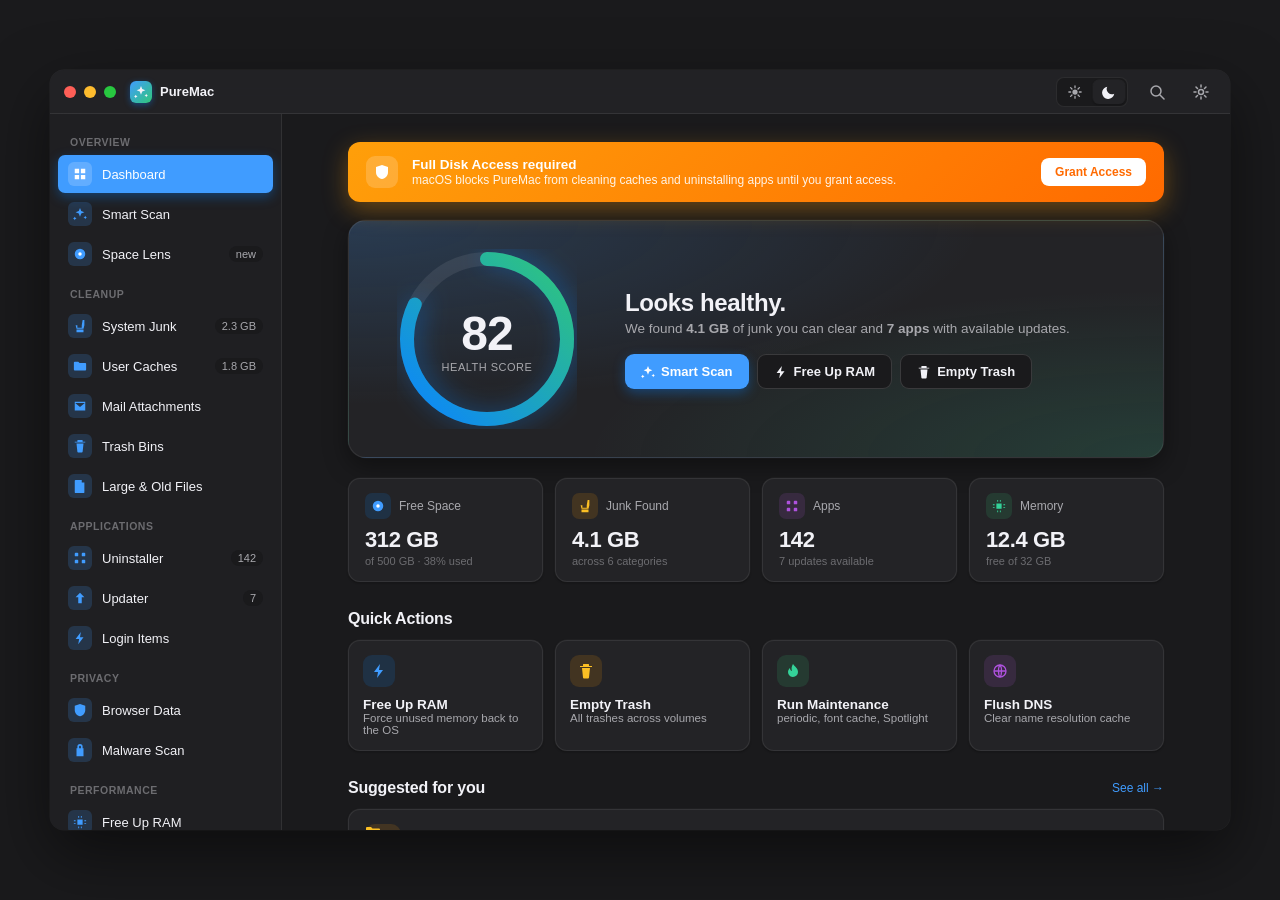
<file: docs/ui-prototype/new.html>
<!DOCTYPE html>
<html lang="en" data-theme="dark">
<head>
<meta charset="UTF-8">
<title>PureMac — Proposed UI</title>
<style>
  * { box-sizing: border-box; margin: 0; padding: 0; }
  :root {
    --bg: #f4f4f7;
    --bg-elev: #ffffff;
    --bg-glass: rgba(255,255,255,0.72);
    --sidebar: #fafafa;
    --border: rgba(0,0,0,0.08);
    --border-strong: rgba(0,0,0,0.14);
    --text: #1c1c1e;
    --text-2: #6c6c70;
    --text-3: #98989d;
    --accent: #0a84ff;
    --accent-soft: rgba(10,132,255,0.12);
    --good: #30c779;
    --warn: #ff9f0a;
    --bad: #ff453a;
    --shadow-sm: 0 1px 2px rgba(0,0,0,0.04), 0 0 0 0.5px rgba(0,0,0,0.06);
    --shadow-md: 0 4px 16px rgba(0,0,0,0.06), 0 0 0 0.5px rgba(0,0,0,0.06);
    --shadow-lg: 0 16px 48px rgba(0,0,0,0.10), 0 0 0 0.5px rgba(0,0,0,0.08);
    --radius-sm: 8px;
    --radius-md: 12px;
    --radius-lg: 18px;
    --grad-hero: radial-gradient(ellipse at top left, rgba(10,132,255,0.12), transparent 60%),
                 radial-gradient(ellipse at bottom right, rgba(48,199,121,0.10), transparent 50%);
  }
  [data-theme="dark"] {
    --bg: #1a1a1c;
    --bg-elev: #232326;
    --bg-glass: rgba(35,35,38,0.72);
    --sidebar: #1f1f22;
    --border: rgba(255,255,255,0.08);
    --border-strong: rgba(255,255,255,0.14);
    --text: #f2f2f7;
    --text-2: #a8a8ad;
    --text-3: #6c6c70;
    --accent: #409cff;
    --accent-soft: rgba(64,156,255,0.18);
    --good: #34d399;
    --warn: #fbbf24;
    --bad: #f87171;
    --shadow-sm: 0 1px 2px rgba(0,0,0,0.4), 0 0 0 0.5px rgba(255,255,255,0.06);
    --shadow-md: 0 8px 24px rgba(0,0,0,0.4), 0 0 0 0.5px rgba(255,255,255,0.06);
    --shadow-lg: 0 24px 64px rgba(0,0,0,0.5), 0 0 0 0.5px rgba(255,255,255,0.08);
    --grad-hero: radial-gradient(ellipse at top left, rgba(64,156,255,0.20), transparent 55%),
                 radial-gradient(ellipse at bottom right, rgba(52,211,153,0.15), transparent 50%);
  }

  html, body {
    height: 100%;
    font-family: ui-sans-serif, -apple-system, BlinkMacSystemFont, "SF Pro Text", "Inter", sans-serif;
    font-size: 13.5px;
    color: var(--text);
    background: var(--bg);
    -webkit-font-smoothing: antialiased;
    user-select: none;
    transition: background 0.25s ease, color 0.25s ease;
  }
  body { display: flex; align-items: center; justify-content: center; padding: 24px; }

  .window {
    width: 100%; max-width: 1180px; height: calc(100vh - 48px); max-height: 760px;
    display: flex; flex-direction: column;
    background: var(--bg-elev);
    border-radius: 14px;
    overflow: hidden;
    box-shadow: var(--shadow-lg);
  }

  .titlebar {
    height: 44px; flex-shrink: 0;
    display: flex; align-items: center;
    padding: 0 14px;
    background: var(--bg-glass);
    backdrop-filter: blur(20px) saturate(180%);
    -webkit-backdrop-filter: blur(20px) saturate(180%);
    border-bottom: 0.5px solid var(--border);
    gap: 14px;
  }
  .traffic { display: flex; gap: 8px; }
  .traffic .dot { width: 12px; height: 12px; border-radius: 50%; }
  .traffic .red { background: #ff5f57; }
  .traffic .yellow { background: #febc2e; }
  .traffic .green { background: #28c840; }
  .titlebar .brand {
    display: flex; align-items: center; gap: 8px;
    font-size: 13px; font-weight: 600;
    color: var(--text);
  }
  .brand-mark {
    width: 22px; height: 22px;
    border-radius: 6px;
    background: linear-gradient(135deg, var(--accent), #30c779);
    display: flex; align-items: center; justify-content: center;
    box-shadow: 0 2px 6px rgba(10,132,255,0.4);
  }
  .titlebar .spacer { flex: 1; }
  .theme-toggle {
    display: flex; gap: 2px; padding: 2px;
    background: var(--bg);
    border-radius: 8px; border: 0.5px solid var(--border);
  }
  .theme-toggle button {
    border: 0; background: transparent; color: var(--text-2);
    padding: 5px 9px; border-radius: 6px; cursor: pointer;
    display: flex; align-items: center; justify-content: center;
  }
  .theme-toggle button.active { background: var(--bg-elev); color: var(--text); box-shadow: var(--shadow-sm); }
  .icon-btn {
    border: 0; background: transparent; color: var(--text-2);
    width: 30px; height: 30px; border-radius: 8px;
    display: flex; align-items: center; justify-content: center;
    cursor: pointer;
  }
  .icon-btn:hover { background: var(--accent-soft); color: var(--accent); }

  .body { flex: 1; display: flex; min-height: 0; }

  /* Sidebar */
  .sidebar {
    width: 232px; flex-shrink: 0;
    background: var(--sidebar);
    border-right: 0.5px solid var(--border);
    overflow-y: auto;
    padding: 8px 8px 14px;
    display: flex; flex-direction: column;
  }
  .sidebar h6 {
    font-size: 10.5px; font-weight: 600;
    text-transform: uppercase;
    color: var(--text-3);
    padding: 14px 12px 6px;
    letter-spacing: 0.5px;
  }
  .nav-row {
    display: flex; align-items: center;
    padding: 7px 10px;
    border-radius: 7px;
    cursor: pointer;
    font-size: 13px;
    color: var(--text);
    gap: 10px;
    margin: 1px 0;
    transition: background 0.15s ease, transform 0.15s ease;
  }
  .nav-row:hover { background: var(--accent-soft); }
  .nav-row.active { background: var(--accent); color: white; box-shadow: 0 4px 12px rgba(10,132,255,0.35); }
  .nav-row.active .nav-icon { color: white; background: rgba(255,255,255,0.18); }
  .nav-row.active .badge { background: rgba(255,255,255,0.22); color: white; }
  .nav-icon {
    width: 24px; height: 24px;
    border-radius: 6px;
    background: var(--accent-soft);
    color: var(--accent);
    display: flex; align-items: center; justify-content: center;
    flex-shrink: 0;
    transition: background 0.15s ease;
  }
  .nav-icon svg { width: 14px; height: 14px; }
  .nav-row .label { flex: 1; }
  .nav-row .badge {
    font-size: 11px;
    background: var(--bg);
    color: var(--text-2);
    padding: 2px 7px;
    border-radius: 10px;
    font-variant-numeric: tabular-nums;
    font-weight: 500;
  }

  .sidebar-footer {
    margin-top: auto; padding: 12px 8px 4px;
    border-top: 0.5px solid var(--border);
  }
  .sidebar-footer .health {
    display: flex; align-items: center; gap: 10px;
    padding: 8px;
  }
  .sidebar-footer .health .dot {
    width: 8px; height: 8px; border-radius: 50%; background: var(--good);
    box-shadow: 0 0 0 4px rgba(48,199,121,0.18);
  }
  .sidebar-footer .health .meta { display: flex; flex-direction: column; gap: 1px; flex: 1; }
  .sidebar-footer .health .label { font-size: 11px; color: var(--text-3); }
  .sidebar-footer .health .value { font-size: 13px; font-weight: 600; }

  /* Detail */
  .detail {
    flex: 1; overflow-y: auto;
    background: var(--bg);
  }
  .page {
    padding: 28px 32px 40px;
    max-width: 880px;
    margin: 0 auto;
  }

  /* Hero */
  .hero {
    background: var(--bg-elev);
    border-radius: var(--radius-lg);
    border: 0.5px solid var(--border);
    box-shadow: var(--shadow-md);
    padding: 28px;
    display: grid;
    grid-template-columns: 220px 1fr;
    gap: 28px;
    align-items: center;
    background-image: var(--grad-hero);
    background-color: var(--bg-elev);
  }
  .gauge-wrap { display: flex; align-items: center; justify-content: center; }
  .gauge {
    position: relative; width: 180px; height: 180px;
  }
  .gauge svg { width: 100%; height: 100%; transform: rotate(-90deg); }
  .gauge .track { stroke: var(--border); stroke-width: 14; fill: none; }
  .gauge .progress {
    stroke: url(#gradGauge);
    stroke-width: 14; fill: none;
    stroke-linecap: round;
    stroke-dasharray: 502;
    stroke-dashoffset: 90;
    filter: drop-shadow(0 4px 12px rgba(10,132,255,0.4));
  }
  .gauge .center {
    position: absolute; inset: 0;
    display: flex; flex-direction: column;
    align-items: center; justify-content: center;
  }
  .gauge .score { font-size: 48px; font-weight: 700; letter-spacing: -1px; }
  .gauge .score-label { font-size: 11px; color: var(--text-2); text-transform: uppercase; letter-spacing: 0.5px; }

  .hero-info h1 { font-size: 24px; font-weight: 700; margin-bottom: 4px; letter-spacing: -0.4px; }
  .hero-info .sub { color: var(--text-2); margin-bottom: 18px; }
  .hero-actions { display: flex; gap: 8px; flex-wrap: wrap; }

  .btn {
    display: inline-flex; align-items: center; gap: 6px;
    border: 0; padding: 9px 16px;
    border-radius: 9px;
    font-size: 13px; font-weight: 600;
    cursor: pointer;
    transition: transform 0.1s ease, background 0.15s ease;
  }
  .btn svg { width: 14px; height: 14px; }
  .btn-primary {
    background: var(--accent); color: white;
    box-shadow: 0 4px 12px rgba(10,132,255,0.35);
  }
  .btn-primary:hover { transform: translateY(-1px); }
  .btn-ghost {
    background: var(--bg);
    color: var(--text);
    border: 0.5px solid var(--border-strong);
  }
  .btn-ghost:hover { background: var(--accent-soft); color: var(--accent); }

  /* Stats grid */
  .stats {
    display: grid; grid-template-columns: repeat(4, 1fr); gap: 12px;
    margin-top: 20px;
  }
  .stat {
    background: var(--bg-elev);
    border: 0.5px solid var(--border);
    border-radius: var(--radius-md);
    padding: 14px 16px;
    box-shadow: var(--shadow-sm);
    transition: transform 0.15s ease, box-shadow 0.15s ease;
  }
  .stat:hover { transform: translateY(-2px); box-shadow: var(--shadow-md); }
  .stat .stat-head { display: flex; align-items: center; gap: 8px; margin-bottom: 8px; }
  .stat .icon-tile {
    width: 26px; height: 26px; border-radius: 7px;
    display: flex; align-items: center; justify-content: center;
  }
  .stat .icon-tile svg { width: 14px; height: 14px; }
  .stat .label { font-size: 12px; color: var(--text-2); }
  .stat .value { font-size: 22px; font-weight: 700; letter-spacing: -0.4px; font-variant-numeric: tabular-nums; }
  .stat .delta { font-size: 11px; color: var(--text-3); margin-top: 2px; }
  .tile-blue { background: rgba(10,132,255,0.14); color: var(--accent); }
  .tile-green { background: rgba(48,199,121,0.14); color: var(--good); }
  .tile-orange { background: rgba(255,159,10,0.14); color: var(--warn); }
  .tile-purple { background: rgba(175,82,222,0.14); color: #af52de; }

  /* Section header */
  .section-head {
    display: flex; align-items: center; justify-content: space-between;
    margin: 28px 0 12px;
  }
  .section-head h2 { font-size: 16px; font-weight: 700; letter-spacing: -0.2px; }
  .section-head .link { color: var(--accent); font-size: 12px; cursor: pointer; }

  /* Quick actions */
  .quick-actions {
    display: grid; grid-template-columns: repeat(4, 1fr); gap: 12px;
  }
  .qa {
    background: var(--bg-elev);
    border: 0.5px solid var(--border);
    border-radius: var(--radius-md);
    padding: 14px 14px 14px 14px;
    cursor: pointer;
    display: flex; flex-direction: column;
    gap: 10px;
    transition: transform 0.15s ease, box-shadow 0.15s ease;
    box-shadow: var(--shadow-sm);
  }
  .qa:hover { transform: translateY(-2px); box-shadow: var(--shadow-md); }
  .qa .icon-tile { width: 32px; height: 32px; border-radius: 9px; display: flex; align-items: center; justify-content: center; }
  .qa .icon-tile svg { width: 16px; height: 16px; }
  .qa .qa-title { font-size: 13.5px; font-weight: 600; }
  .qa .qa-sub { font-size: 11.5px; color: var(--text-2); }

  /* Suggestion cards */
  .suggestions { display: flex; flex-direction: column; gap: 10px; }
  .suggestion {
    display: flex; align-items: center; gap: 14px;
    background: var(--bg-elev);
    border: 0.5px solid var(--border);
    border-radius: var(--radius-md);
    padding: 14px 16px;
    box-shadow: var(--shadow-sm);
  }
  .suggestion .icon-tile { width: 36px; height: 36px; border-radius: 10px; flex-shrink: 0; }
  .suggestion .icon-tile svg { width: 16px; height: 16px; }
  .suggestion .body-text { flex: 1; }
  .suggestion .body-text .t { font-size: 13.5px; font-weight: 600; }
  .suggestion .body-text .s { font-size: 12px; color: var(--text-2); margin-top: 2px; }
  .suggestion .size-pill {
    padding: 4px 10px; border-radius: 999px;
    font-size: 12px; font-weight: 600;
    background: var(--accent-soft); color: var(--accent);
    font-variant-numeric: tabular-nums;
  }

  /* Generic page */
  .page-header { margin-bottom: 18px; }
  .page-header h1 { font-size: 24px; font-weight: 700; letter-spacing: -0.3px; }
  .page-header p { color: var(--text-2); font-size: 13px; margin-top: 2px; }

  /* List */
  .list-card {
    background: var(--bg-elev);
    border: 0.5px solid var(--border);
    border-radius: var(--radius-md);
    overflow: hidden;
    box-shadow: var(--shadow-sm);
  }
  .list-row {
    display: flex; align-items: center;
    padding: 12px 16px; gap: 12px;
    border-bottom: 0.5px solid var(--border);
  }
  .list-row:last-child { border-bottom: 0; }
  .list-row .check {
    width: 16px; height: 16px; border-radius: 4px;
    border: 1.5px solid var(--border-strong);
    display: flex; align-items: center; justify-content: center;
    color: white;
    cursor: pointer;
  }
  .list-row .check.on { background: var(--accent); border-color: var(--accent); }
  .list-row .check.on::after { content: "✓"; font-size: 11px; font-weight: bold; }
  .list-row .name { flex: 1; font-size: 13.5px; }
  .list-row .meta { font-size: 12px; color: var(--text-3); }
  .list-row .size { font-size: 12.5px; font-weight: 600; color: var(--text-2); font-variant-numeric: tabular-nums; }

  /* FDA banner */
  .toast {
    position: relative;
    background: linear-gradient(135deg, #ff9f0a, #ff6a00);
    color: white;
    padding: 14px 18px;
    border-radius: var(--radius-md);
    display: flex; align-items: center; gap: 14px;
    box-shadow: 0 8px 24px rgba(255,159,10,0.35);
    margin-bottom: 18px;
  }
  .toast .icon-tile { background: rgba(255,255,255,0.18); width: 32px; height: 32px; border-radius: 9px; display: flex; align-items: center; justify-content: center; }
  .toast .body-text { flex: 1; }
  .toast .body-text .t { font-weight: 700; }
  .toast .body-text .s { font-size: 12px; opacity: 0.9; margin-top: 1px; }
  .toast button { background: white; color: #ff6a00; border: 0; padding: 7px 14px; font-size: 12px; font-weight: 700; border-radius: 8px; cursor: pointer; }

  /* Animated scan ring shimmer */
  @keyframes pulse {
    0%, 100% { opacity: 1; }
    50% { opacity: 0.6; }
  }
  .gauge .progress.scanning { animation: pulse 1.6s ease-in-out infinite; }
</style>
</head>
<body>

<svg width="0" height="0" style="position:absolute">
  <defs>
    <linearGradient id="gradGauge" x1="0%" y1="0%" x2="100%" y2="100%">
      <stop offset="0%" stop-color="#0a84ff" />
      <stop offset="100%" stop-color="#30c779" />
    </linearGradient>
  </defs>
  <symbol id="i-sparkles" viewBox="0 0 16 16"><path fill="currentColor" d="M8 1l1.4 3.6L13 6l-3.6 1.4L8 11 6.6 7.4 3 6l3.6-1.4zM2 11l.7 1.3L4 13l-1.3.7L2 15l-.7-1.3L0 13l1.3-.7zm12-1l.7 1.3L16 12l-1.3.7L14 14l-.7-1.3L12 12l1.3-.7z"/></symbol>
  <symbol id="i-grid" viewBox="0 0 16 16"><path fill="currentColor" d="M2 2h5v5H2zm7 0h5v5H9zM2 9h5v5H2zm7 0h5v5H9z"/></symbol>
  <symbol id="i-broom" viewBox="0 0 16 16"><path fill="currentColor" d="M11 1h2v6l-1 4H4l-1-4V7h2v3h5V7zm-7 11h8v3H4z"/></symbol>
  <symbol id="i-trash" viewBox="0 0 16 16"><path fill="currentColor" d="M5 3V1.5A.5.5 0 015.5 1h5a.5.5 0 01.5.5V3h3v1H2V3h3zm-1 2h8l-1 9.5a1 1 0 01-1 .9H6a1 1 0 01-1-.9z"/></symbol>
  <symbol id="i-doc" viewBox="0 0 16 16"><path fill="currentColor" d="M3 1h7l3 3v11a1 1 0 01-1 1H3a1 1 0 01-1-1V2a1 1 0 011-1zm7 0v3h3z"/></symbol>
  <symbol id="i-cpu" viewBox="0 0 16 16"><path fill="currentColor" d="M5 5h6v6H5zM3 6v1H1V6zm0 3v1H1V9zm10-3v1h2V6zm0 3v1h2V9zM6 1h1v2H6zm3 0h1v2H9zM6 13h1v2H6zm3 0h1v2H9z"/></symbol>
  <symbol id="i-shield" viewBox="0 0 16 16"><path fill="currentColor" d="M8 1l6 2v5c0 4-2.7 6.5-6 7-3.3-.5-6-3-6-7V3z"/></symbol>
  <symbol id="i-lock" viewBox="0 0 16 16"><path fill="currentColor" d="M5 6V4a3 3 0 016 0v2h1v9H4V6zm2 0h2V4a1 1 0 00-2 0z"/></symbol>
  <symbol id="i-folder" viewBox="0 0 16 16"><path fill="currentColor" d="M2 3h4l1.5 1.5H14a1 1 0 011 1V12a1 1 0 01-1 1H2a1 1 0 01-1-1V4a1 1 0 011-1z"/></symbol>
  <symbol id="i-mail" viewBox="0 0 16 16"><path fill="currentColor" d="M2 3h12v10H2zm.5 1.5L8 9l5.5-4.5"/></symbol>
  <symbol id="i-clock" viewBox="0 0 16 16"><path fill="currentColor" d="M8 1a7 7 0 100 14A7 7 0 008 1zm-.5 3h1v4.3l3 1.7-.5.9L7.5 9z"/></symbol>
  <symbol id="i-flame" viewBox="0 0 16 16"><path fill="currentColor" d="M8 1c2 3 5 4 5 8a5 5 0 01-10 0c0-2 1-3 2-4 0 2 1 3 2 3-1-3 0-5 1-7z"/></symbol>
  <symbol id="i-disk" viewBox="0 0 16 16"><circle cx="8" cy="8" r="6" fill="currentColor"/><circle cx="8" cy="8" r="2" fill="white"/></symbol>
  <symbol id="i-bolt" viewBox="0 0 16 16"><path fill="currentColor" d="M9 1L3 9h4l-1 6 6-8H8z"/></symbol>
  <symbol id="i-search" viewBox="0 0 16 16"><circle cx="7" cy="7" r="5" fill="none" stroke="currentColor" stroke-width="1.5"/><path stroke="currentColor" stroke-width="1.5" stroke-linecap="round" d="M11 11l4 4"/></symbol>
  <symbol id="i-arrow-up" viewBox="0 0 16 16"><path fill="currentColor" d="M8 2l5 5h-3v7H6V7H3z"/></symbol>
  <symbol id="i-app-grid" viewBox="0 0 16 16"><rect x="2" y="2" width="4" height="4" rx="1" fill="currentColor"/><rect x="10" y="2" width="4" height="4" rx="1" fill="currentColor"/><rect x="2" y="10" width="4" height="4" rx="1" fill="currentColor"/><rect x="10" y="10" width="4" height="4" rx="1" fill="currentColor"/></symbol>
  <symbol id="i-globe" viewBox="0 0 16 16"><circle cx="8" cy="8" r="6" fill="none" stroke="currentColor" stroke-width="1.3"/><path fill="none" stroke="currentColor" stroke-width="1.3" d="M2 8h12M8 2c2 2 2 10 0 12M8 2c-2 2-2 10 0 12"/></symbol>
  <symbol id="i-sun" viewBox="0 0 16 16"><circle cx="8" cy="8" r="3" fill="currentColor"/><path stroke="currentColor" stroke-width="1.5" stroke-linecap="round" d="M8 1v2M8 13v2M1 8h2M13 8h2M3 3l1.5 1.5M11.5 11.5L13 13M3 13l1.5-1.5M11.5 4.5L13 3"/></symbol>
  <symbol id="i-moon" viewBox="0 0 16 16"><path fill="currentColor" d="M14 10A6 6 0 016 2a7 7 0 108 8z"/></symbol>
  <symbol id="i-gear" viewBox="0 0 16 16"><circle cx="8" cy="8" r="2.5" fill="none" stroke="currentColor" stroke-width="1.5"/><path stroke="currentColor" stroke-width="1.5" stroke-linecap="round" d="M8 1v2M8 13v2M1 8h2M13 8h2M3 3l1.5 1.5M11.5 11.5L13 13M3 13l1.5-1.5M11.5 4.5L13 3"/></symbol>
</svg>

<div class="window">
  <div class="titlebar">
    <div class="traffic">
      <div class="dot red"></div><div class="dot yellow"></div><div class="dot green"></div>
    </div>
    <div class="brand">
      <div class="brand-mark"><svg width="14" height="14"><use href="#i-sparkles"/></svg></div>
      PureMac
    </div>
    <div class="spacer"></div>
    <div class="theme-toggle" id="themeToggle">
      <button class="active" data-theme="light"><svg width="14" height="14"><use href="#i-sun"/></svg></button>
      <button data-theme="dark"><svg width="14" height="14"><use href="#i-moon"/></svg></button>
    </div>
    <button class="icon-btn"><svg width="16" height="16"><use href="#i-search"/></svg></button>
    <button class="icon-btn"><svg width="16" height="16"><use href="#i-gear"/></svg></button>
  </div>

  <div class="body">
    <div class="sidebar">
      <h6>Overview</h6>
      <div class="nav-row active" data-page="dashboard">
        <div class="nav-icon"><svg><use href="#i-grid"/></svg></div>
        <span class="label">Dashboard</span>
      </div>
      <div class="nav-row" data-page="smart">
        <div class="nav-icon"><svg><use href="#i-sparkles"/></svg></div>
        <span class="label">Smart Scan</span>
      </div>
      <div class="nav-row" data-page="lens">
        <div class="nav-icon"><svg><use href="#i-disk"/></svg></div>
        <span class="label">Space Lens</span>
        <span class="badge">new</span>
      </div>

      <h6>Cleanup</h6>
      <div class="nav-row" data-page="systemJunk"><div class="nav-icon"><svg><use href="#i-broom"/></svg></div><span class="label">System Junk</span><span class="badge">2.3 GB</span></div>
      <div class="nav-row" data-page="userCache"><div class="nav-icon"><svg><use href="#i-folder"/></svg></div><span class="label">User Caches</span><span class="badge">1.8 GB</span></div>
      <div class="nav-row" data-page="mail"><div class="nav-icon"><svg><use href="#i-mail"/></svg></div><span class="label">Mail Attachments</span></div>
      <div class="nav-row" data-page="trash"><div class="nav-icon"><svg><use href="#i-trash"/></svg></div><span class="label">Trash Bins</span></div>
      <div class="nav-row" data-page="large"><div class="nav-icon"><svg><use href="#i-doc"/></svg></div><span class="label">Large &amp; Old Files</span></div>

      <h6>Applications</h6>
      <div class="nav-row" data-page="apps"><div class="nav-icon"><svg><use href="#i-app-grid"/></svg></div><span class="label">Uninstaller</span><span class="badge">142</span></div>
      <div class="nav-row" data-page="updater"><div class="nav-icon"><svg><use href="#i-arrow-up"/></svg></div><span class="label">Updater</span><span class="badge">7</span></div>
      <div class="nav-row" data-page="login"><div class="nav-icon"><svg><use href="#i-bolt"/></svg></div><span class="label">Login Items</span></div>

      <h6>Privacy</h6>
      <div class="nav-row" data-page="privacy"><div class="nav-icon"><svg><use href="#i-shield"/></svg></div><span class="label">Browser Data</span></div>
      <div class="nav-row" data-page="malware"><div class="nav-icon"><svg><use href="#i-lock"/></svg></div><span class="label">Malware Scan</span></div>

      <h6>Performance</h6>
      <div class="nav-row" data-page="perf"><div class="nav-icon"><svg><use href="#i-cpu"/></svg></div><span class="label">Free Up RAM</span></div>
      <div class="nav-row" data-page="maintenance"><div class="nav-icon"><svg><use href="#i-flame"/></svg></div><span class="label">Maintenance</span></div>

      <div class="sidebar-footer">
        <div class="health">
          <div class="dot"></div>
          <div class="meta">
            <span class="label">System Health</span>
            <span class="value">Excellent</span>
          </div>
        </div>
      </div>
    </div>

    <div class="detail" id="detail"></div>
  </div>
</div>

<script>
const dashboard = `
  <div class="page">
    <div class="toast">
      <div class="icon-tile"><svg width="16" height="16"><use href="#i-shield"/></svg></div>
      <div class="body-text">
        <div class="t">Full Disk Access required</div>
        <div class="s">macOS blocks PureMac from cleaning caches and uninstalling apps until you grant access.</div>
      </div>
      <button>Grant Access</button>
    </div>

    <div class="hero">
      <div class="gauge-wrap">
        <div class="gauge">
          <svg viewBox="0 0 180 180">
            <circle class="track" cx="90" cy="90" r="80"/>
            <circle class="progress" cx="90" cy="90" r="80"/>
          </svg>
          <div class="center">
            <div class="score">82</div>
            <div class="score-label">Health Score</div>
          </div>
        </div>
      </div>
      <div class="hero-info">
        <h1>Looks healthy.</h1>
        <p class="sub">We found <strong>4.1 GB</strong> of junk you can clear and <strong>7 apps</strong> with available updates.</p>
        <div class="hero-actions">
          <button class="btn btn-primary"><svg><use href="#i-sparkles"/></svg>Smart Scan</button>
          <button class="btn btn-ghost"><svg><use href="#i-bolt"/></svg>Free Up RAM</button>
          <button class="btn btn-ghost"><svg><use href="#i-trash"/></svg>Empty Trash</button>
        </div>
      </div>
    </div>

    <div class="stats">
      <div class="stat">
        <div class="stat-head"><div class="icon-tile tile-blue"><svg><use href="#i-disk"/></svg></div><div class="label">Free Space</div></div>
        <div class="value">312 GB</div>
        <div class="delta">of 500 GB · 38% used</div>
      </div>
      <div class="stat">
        <div class="stat-head"><div class="icon-tile tile-orange"><svg><use href="#i-broom"/></svg></div><div class="label">Junk Found</div></div>
        <div class="value">4.1 GB</div>
        <div class="delta">across 6 categories</div>
      </div>
      <div class="stat">
        <div class="stat-head"><div class="icon-tile tile-purple"><svg><use href="#i-app-grid"/></svg></div><div class="label">Apps</div></div>
        <div class="value">142</div>
        <div class="delta">7 updates available</div>
      </div>
      <div class="stat">
        <div class="stat-head"><div class="icon-tile tile-green"><svg><use href="#i-cpu"/></svg></div><div class="label">Memory</div></div>
        <div class="value">12.4 GB</div>
        <div class="delta">free of 32 GB</div>
      </div>
    </div>

    <div class="section-head"><h2>Quick Actions</h2></div>
    <div class="quick-actions">
      <div class="qa">
        <div class="icon-tile tile-blue"><svg><use href="#i-bolt"/></svg></div>
        <div>
          <div class="qa-title">Free Up RAM</div>
          <div class="qa-sub">Force unused memory back to the OS</div>
        </div>
      </div>
      <div class="qa">
        <div class="icon-tile tile-orange"><svg><use href="#i-trash"/></svg></div>
        <div>
          <div class="qa-title">Empty Trash</div>
          <div class="qa-sub">All trashes across volumes</div>
        </div>
      </div>
      <div class="qa">
        <div class="icon-tile tile-green"><svg><use href="#i-flame"/></svg></div>
        <div>
          <div class="qa-title">Run Maintenance</div>
          <div class="qa-sub">periodic, font cache, Spotlight</div>
        </div>
      </div>
      <div class="qa">
        <div class="icon-tile tile-purple"><svg><use href="#i-globe"/></svg></div>
        <div>
          <div class="qa-title">Flush DNS</div>
          <div class="qa-sub">Clear name resolution cache</div>
        </div>
      </div>
    </div>

    <div class="section-head"><h2>Suggested for you</h2><span class="link">See all →</span></div>
    <div class="suggestions">
      <div class="suggestion">
        <div class="icon-tile tile-orange"><svg><use href="#i-folder"/></svg></div>
        <div class="body-text">
          <div class="t">Slack stored 2.4 GB of cache</div>
          <div class="s">Last cleared 6 months ago. Safe to remove — Slack will rebuild it.</div>
        </div>
        <span class="size-pill">2.4 GB</span>
      </div>
      <div class="suggestion">
        <div class="icon-tile tile-purple"><svg><use href="#i-app-grid"/></svg></div>
        <div class="body-text">
          <div class="t">5 apps haven't been opened in 6+ months</div>
          <div class="s">Adobe Audition, Final Cut Pro, Keynote, Pages, Numbers</div>
        </div>
        <span class="size-pill">12.8 GB</span>
      </div>
      <div class="suggestion">
        <div class="icon-tile tile-blue"><svg><use href="#i-clock"/></svg></div>
        <div class="body-text">
          <div class="t">DerivedData hasn't been touched in 30 days</div>
          <div class="s">Xcode will rebuild incrementally on next launch.</div>
        </div>
        <span class="size-pill">3.1 GB</span>
      </div>
    </div>
  </div>
`;

const smart = `
  <div class="page">
    <div class="page-header">
      <h1>Smart Scan</h1>
      <p>One pass that finds junk, leftovers, and large files in every category.</p>
    </div>
    <div class="hero">
      <div class="gauge-wrap">
        <div class="gauge">
          <svg viewBox="0 0 180 180">
            <circle class="track" cx="90" cy="90" r="80"/>
            <circle class="progress scanning" cx="90" cy="90" r="80" style="stroke-dashoffset: 240"/>
          </svg>
          <div class="center">
            <div class="score" style="font-size:28px">2.4 GB</div>
            <div class="score-label">scanning…</div>
          </div>
        </div>
      </div>
      <div class="hero-info">
        <h1>Scanning your Mac</h1>
        <p class="sub">Currently in: <strong>User Caches</strong> · 12 of 24 categories</p>
        <div class="hero-actions">
          <button class="btn btn-ghost">Pause</button>
          <button class="btn btn-ghost">Cancel</button>
        </div>
      </div>
    </div>
    <div class="section-head"><h2>What we'll check</h2></div>
    <div class="quick-actions">
      ${[
        ['i-broom','System Junk','/Library/Caches, logs'],
        ['i-folder','User Caches','~/Library/Caches'],
        ['i-mail','Mail Attachments','Cached Mail downloads'],
        ['i-trash','Trash','User and per-volume'],
        ['i-doc','Large & Old','Files over 100 MB'],
        ['i-cpu','Xcode','DerivedData, archives'],
        ['i-globe','Browser Data','Caches, history'],
        ['i-bolt','Login Items','LaunchAgents/Daemons'],
      ].map(([icon, t, s]) => `
        <div class="qa">
          <div class="icon-tile tile-blue"><svg><use href="#${icon}"/></svg></div>
          <div>
            <div class="qa-title">${t}</div>
            <div class="qa-sub">${s}</div>
          </div>
        </div>`).join('')}
    </div>
  </div>
`;

const lens = `
  <div class="page">
    <div class="page-header">
      <h1>Space Lens</h1>
      <p>Visual map of every byte on your disk. Click any tile to drill down.</p>
    </div>
    <div style="background: var(--bg-elev); border:0.5px solid var(--border); border-radius: 14px; padding: 16px; box-shadow: var(--shadow-md);">
      <div style="display:grid; grid-template-columns: 2fr 1fr; gap: 8px; height: 380px;">
        <div style="display:grid; grid-template-rows: 2fr 1fr; gap: 8px;">
          <div style="background: linear-gradient(135deg, rgba(10,132,255,0.6), rgba(10,132,255,0.3)); border-radius: 10px; padding: 14px; color: white; display:flex; flex-direction: column; justify-content:flex-end;">
            <div style="font-weight:700">Applications</div>
            <div style="opacity:0.85; font-size: 12px">82 GB · 26%</div>
          </div>
          <div style="display:grid; grid-template-columns: 1fr 1fr; gap: 8px;">
            <div style="background: linear-gradient(135deg, rgba(48,199,121,0.6), rgba(48,199,121,0.3)); border-radius: 10px; padding: 12px; color: white;">
              <div style="font-weight:700">Photos</div><div style="opacity:0.85; font-size: 12px">42 GB</div>
            </div>
            <div style="background: linear-gradient(135deg, rgba(175,82,222,0.6), rgba(175,82,222,0.3)); border-radius: 10px; padding: 12px; color: white;">
              <div style="font-weight:700">Music</div><div style="opacity:0.85; font-size: 12px">28 GB</div>
            </div>
          </div>
        </div>
        <div style="display: flex; flex-direction: column; gap: 8px;">
          <div style="background: linear-gradient(135deg, rgba(255,159,10,0.6), rgba(255,159,10,0.3)); flex: 2; border-radius: 10px; padding: 12px; color: white; display:flex; flex-direction: column; justify-content:flex-end;">
            <div style="font-weight:700">System</div><div style="opacity:0.85; font-size: 12px">38 GB · 12%</div>
          </div>
          <div style="background: linear-gradient(135deg, rgba(255,69,58,0.6), rgba(255,69,58,0.3)); flex: 1.4; border-radius: 10px; padding: 12px; color: white; display:flex; flex-direction: column; justify-content:flex-end;">
            <div style="font-weight:700">Caches</div><div style="opacity:0.85; font-size: 12px">22 GB</div>
          </div>
          <div style="background: rgba(120,120,128,0.4); flex: 1; border-radius: 10px; padding: 12px; color: white; display:flex; flex-direction: column; justify-content:flex-end;">
            <div style="font-weight:700">Other</div><div style="opacity:0.85; font-size: 12px">16 GB</div>
          </div>
        </div>
      </div>
    </div>
  </div>
`;

const generic = (title, sub, items) => `
  <div class="page">
    <div class="page-header">
      <h1>${title}</h1>
      <p>${sub}</p>
    </div>
    <div class="list-card">
      ${items.map(([name, meta, size, on]) => `
        <div class="list-row">
          <div class="check ${on ? 'on' : ''}"></div>
          <div class="name">${name}</div>
          <div class="meta">${meta}</div>
          <div class="size">${size}</div>
        </div>
      `).join('')}
    </div>
  </div>
`;

const pages = {
  dashboard,
  smart,
  lens,
  systemJunk: generic("System Junk", "Caches, logs and temp files. Some require admin rights to delete.", [
    ["/Library/Caches/com.apple.bird", "Apr 12", "412 MB", true],
    ["/Library/Logs/CrashReporter", "Apr 14", "184 MB", true],
    ["/private/var/log/system.log.0.gz", "Apr 28", "92 MB", true],
    ["/private/var/log/wifi.log", "Apr 29", "44 MB", false],
  ]),
  userCache: generic("User Caches", "Cached data your apps regenerate as needed.", [
    ["com.apple.dt.Xcode", "Apr 28", "1.2 GB", true],
    ["com.spotify.client", "Apr 29", "412 MB", true],
    ["com.tinyspeck.slackmacgap", "Apr 28", "2.4 GB", true],
    ["com.figma.Desktop", "Apr 28", "180 MB", true],
  ]),
  mail: generic("Mail Attachments", "Files Mail.app downloaded for messages.", []),
  trash: generic("Trash Bins", "Files in user and per-volume trashes.", []),
  large: generic("Large & Old Files", "Files over 100 MB or older than 1 year.", [
    ["WWDC2025_Keynote.mp4", "~/Downloads · Jun 2025", "1.8 GB", false],
    ["Untitled.sketch", "~/Documents · Jan 2024", "412 MB", false],
    ["backup_oct.zip", "~/Desktop · Oct 2024", "3.2 GB", false],
  ]),
  apps: generic("Uninstaller", "Apps installed on this Mac with leftover detection.", [
    ["Xcode", "1d ago", "16.8 GB", false],
    ["Adobe Audition", "8mo ago", "3.4 GB", false],
    ["Slack", "today", "412 MB", false],
    ["Final Cut Pro", "1y ago", "4.1 GB", false],
  ]),
  updater: generic("Updater", "App updates available.", [
    ["Visual Studio Code", "1.95 → 1.97", "—", true],
    ["Slack", "4.40 → 4.42", "—", true],
    ["Docker Desktop", "4.34 → 4.38", "—", true],
  ]),
  login: generic("Login Items", "LaunchAgents and LaunchDaemons that run at login.", [
    ["com.adobe.acc.installer.v2", "—", "active", false],
    ["com.docker.helper", "—", "active", true],
    ["com.microsoft.update.agent", "—", "active", false],
  ]),
  privacy: generic("Browser Data", "History, cookies and caches across browsers.", [
    ["Safari · history.db", "—", "84 MB", false],
    ["Chrome · cache", "—", "612 MB", true],
    ["Arc · cookies", "—", "12 MB", false],
  ]),
  malware: generic("Malware Scan", "Match running launchd entries against Objective-See's signatures.", []),
  perf: generic("Free Up RAM", "Force inactive memory back to the OS.", []),
  maintenance: generic("Maintenance", "Periodic scripts, cache rebuilds, font cache.", []),
};

const detail = document.getElementById('detail');
function show(key){ detail.innerHTML = pages[key] || pages.dashboard; }
document.querySelectorAll('.nav-row').forEach(row => {
  row.addEventListener('click', () => {
    document.querySelectorAll('.nav-row').forEach(r => r.classList.remove('active'));
    row.classList.add('active');
    show(row.dataset.page);
  });
});
show('dashboard');

// Theme toggle
const root = document.documentElement;
document.querySelectorAll('#themeToggle button').forEach(b => {
  b.addEventListener('click', () => {
    document.querySelectorAll('#themeToggle button').forEach(x => x.classList.remove('active'));
    b.classList.add('active');
    root.setAttribute('data-theme', b.dataset.theme);
  });
});
// Default to dark on first load to show off the polish
(function(){
  document.querySelectorAll('#themeToggle button').forEach(x => x.classList.remove('active'));
  document.querySelector('#themeToggle button[data-theme="dark"]').classList.add('active');
  root.setAttribute('data-theme', 'dark');
})();
</script>
</body>
</html>
</file>
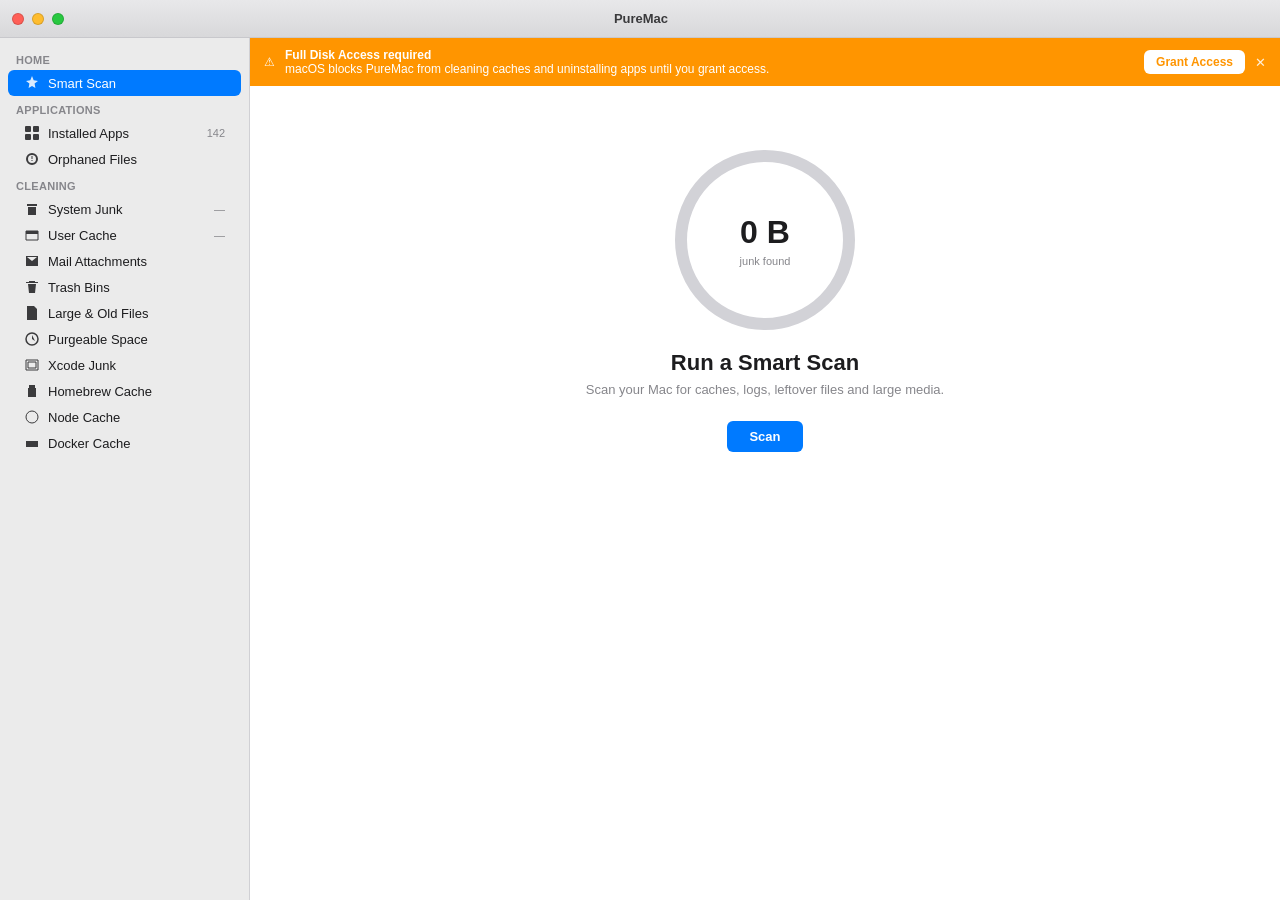
<file: docs/ui-prototype/old.html>
<!DOCTYPE html>
<html lang="en">
<head>
<meta charset="UTF-8">
<title>PureMac — Current UI (faithful prototype)</title>
<style>
  * { box-sizing: border-box; margin: 0; padding: 0; }
  html, body {
    height: 100%;
    font-family: -apple-system, BlinkMacSystemFont, "SF Pro Text", "Helvetica Neue", sans-serif;
    font-size: 13px;
    color: #1d1d1f;
    background: #ececec;
    user-select: none;
    -webkit-font-smoothing: antialiased;
  }
  .window {
    width: 100vw; height: 100vh;
    display: flex; flex-direction: column;
    background: #f5f5f7;
    border-radius: 0;
    overflow: hidden;
  }
  .titlebar {
    height: 38px; flex-shrink: 0;
    display: flex; align-items: center;
    padding: 0 12px;
    background: linear-gradient(#e8e8ea, #d8d8da);
    border-bottom: 1px solid #c8c8cc;
  }
  .traffic { display: flex; gap: 8px; align-items: center; }
  .traffic .dot { width: 12px; height: 12px; border-radius: 50%; border: 0.5px solid rgba(0,0,0,0.15); }
  .traffic .red { background: #ff5f57; }
  .traffic .yellow { background: #febc2e; }
  .traffic .green { background: #28c840; }
  .titlebar .title { flex: 1; text-align: center; font-weight: 600; font-size: 13px; color: #3a3a3c; }
  .body { flex: 1; display: flex; min-height: 0; }

  .sidebar {
    width: 250px; flex-shrink: 0;
    background: #ebebeb;
    border-right: 1px solid #d0d0d4;
    overflow-y: auto;
    padding: 8px 0;
  }
  .sidebar h6 {
    font-size: 11px; font-weight: 600;
    text-transform: uppercase;
    color: #86868b;
    padding: 8px 16px 4px;
    letter-spacing: 0.3px;
  }
  .nav-row {
    display: flex; align-items: center;
    padding: 5px 16px;
    margin: 0 8px;
    border-radius: 6px;
    cursor: pointer;
    font-size: 13px;
    color: #1d1d1f;
    gap: 8px;
  }
  .nav-row:hover { background: rgba(0,0,0,0.04); }
  .nav-row.active { background: #007aff; color: white; }
  .nav-row.active .badge { color: rgba(255,255,255,0.85); }
  .nav-row .icon { width: 16px; height: 16px; flex-shrink: 0; opacity: 0.85; }
  .nav-row .label { flex: 1; }
  .nav-row .badge { font-size: 11px; color: #86868b; }

  .detail {
    flex: 1; display: flex; flex-direction: column;
    background: #ffffff;
    overflow-y: auto;
  }
  .fda-banner {
    background: #ff9500;
    color: white;
    padding: 10px 14px;
    display: flex; align-items: center; gap: 10px;
    font-size: 12px;
  }
  .fda-banner .title { font-weight: 600; }
  .fda-banner .grant {
    margin-left: auto;
    background: white; color: #ff9500;
    border: 0; padding: 5px 12px;
    border-radius: 6px; font-weight: 600; font-size: 12px;
    cursor: pointer;
  }
  .fda-banner .dismiss {
    background: transparent; color: rgba(255,255,255,0.85);
    border: 0; cursor: pointer;
    font-size: 13px;
  }
  .detail-inner { flex: 1; padding: 24px 32px; }

  /* Smart Scan landing */
  .scan-hero { text-align: center; padding: 40px 20px; }
  .scan-hero .ring {
    width: 180px; height: 180px;
    margin: 0 auto 20px;
    border-radius: 50%;
    border: 12px solid #d2d2d7;
    display: flex; align-items: center; justify-content: center;
    flex-direction: column;
  }
  .scan-hero .ring .number { font-size: 32px; font-weight: 600; color: #1d1d1f; }
  .scan-hero .ring .label { font-size: 11px; color: #86868b; margin-top: 4px; }
  .scan-hero h1 { font-size: 22px; font-weight: 600; margin-bottom: 6px; }
  .scan-hero p { color: #86868b; font-size: 13px; margin-bottom: 24px; }
  .btn-primary {
    background: #007aff; color: white;
    border: 0; padding: 8px 22px;
    border-radius: 6px; font-weight: 600; font-size: 13px;
    cursor: pointer;
  }
  .btn-primary:hover { background: #006ae0; }
  .btn-secondary {
    background: #fff; color: #1d1d1f;
    border: 0.5px solid #c8c8cc;
    padding: 7px 18px; border-radius: 6px;
    font-size: 13px; cursor: pointer;
  }

  /* Generic detail page */
  .page-title { font-size: 22px; font-weight: 600; margin-bottom: 4px; }
  .page-sub { color: #86868b; margin-bottom: 24px; font-size: 13px; }

  .item-list { border: 0.5px solid #d2d2d7; border-radius: 6px; overflow: hidden; }
  .item-row {
    display: flex; align-items: center;
    padding: 8px 14px;
    border-bottom: 0.5px solid #e5e5e7;
    font-size: 13px;
    gap: 10px;
  }
  .item-row:last-child { border-bottom: 0; }
  .item-row input[type="checkbox"] { width: 14px; height: 14px; }
  .item-row .name { flex: 1; }
  .item-row .size { color: #86868b; font-variant-numeric: tabular-nums; }

  .actionbar {
    display: flex; gap: 8px; padding: 16px 0 0;
    border-top: 0.5px solid #e5e5e7; margin-top: 16px;
    align-items: center;
  }
  .actionbar .spacer { flex: 1; }
  .danger { background: #ff3b30; color: white; }
  .danger:hover { background: #db3025; }

  .empty { text-align: center; padding: 60px 20px; color: #86868b; }
  .empty .icon-large { font-size: 38px; margin-bottom: 12px; }

  /* Light SF-symbol style icons (drawn with unicode boxes for fidelity) */
  .glyph {
    display: inline-flex; align-items: center; justify-content: center;
    width: 16px; height: 16px;
    color: currentColor;
  }
</style>
</head>
<body>
<div class="window">
  <div class="titlebar">
    <div class="traffic">
      <div class="dot red"></div>
      <div class="dot yellow"></div>
      <div class="dot green"></div>
    </div>
    <div class="title">PureMac</div>
    <div style="width: 50px"></div>
  </div>

  <div class="body">
    <div class="sidebar">
      <h6>Home</h6>
      <div class="nav-row active" data-page="smart">
        <svg class="icon" viewBox="0 0 16 16" fill="currentColor"><path d="M8 1l1.7 4.3L14 6l-3.4 2.5.8 4.5L8 11l-3.4 2 .8-4.5L2 6l4.3-.7z"/></svg>
        <span class="label">Smart Scan</span>
      </div>

      <h6>Applications</h6>
      <div class="nav-row" data-page="apps">
        <svg class="icon" viewBox="0 0 16 16" fill="currentColor"><rect x="1" y="1" width="6" height="6" rx="1"/><rect x="9" y="1" width="6" height="6" rx="1"/><rect x="1" y="9" width="6" height="6" rx="1"/><rect x="9" y="9" width="6" height="6" rx="1"/></svg>
        <span class="label">Installed Apps</span>
        <span class="badge">142</span>
      </div>
      <div class="nav-row" data-page="orphans">
        <svg class="icon" viewBox="0 0 16 16" fill="currentColor"><path d="M8 14a6 6 0 110-12 6 6 0 010 12zm0-2a4 4 0 100-8 4 4 0 000 8zm-.5-7h1v3h-1V5zm0 4h1v1h-1V9z"/></svg>
        <span class="label">Orphaned Files</span>
      </div>

      <h6>Cleaning</h6>
      <div class="nav-row" data-page="systemJunk"><svg class="icon" viewBox="0 0 16 16" fill="currentColor"><path d="M3 3h10v2H3zm1 3h8v8H4z"/></svg><span class="label">System Junk</span><span class="badge">—</span></div>
      <div class="nav-row" data-page="userCache"><svg class="icon" viewBox="0 0 16 16" fill="currentColor"><path d="M2 4h12v9H2z" fill="none" stroke="currentColor"/><path d="M2 4h12v3H2z"/></svg><span class="label">User Cache</span><span class="badge">—</span></div>
      <div class="nav-row" data-page="mail"><svg class="icon" viewBox="0 0 16 16" fill="currentColor"><path d="M2 3h12v10H2zm1 1l5 4 5-4"/></svg><span class="label">Mail Attachments</span></div>
      <div class="nav-row" data-page="trash"><svg class="icon" viewBox="0 0 16 16" fill="currentColor"><path d="M5 3V2h6v1h3v1H2V3h3zm-1 2h8l-1 9H5z"/></svg><span class="label">Trash Bins</span></div>
      <div class="nav-row" data-page="large"><svg class="icon" viewBox="0 0 16 16" fill="currentColor"><path d="M3 1h7l3 3v11H3z"/></svg><span class="label">Large &amp; Old Files</span></div>
      <div class="nav-row" data-page="purgeable"><svg class="icon" viewBox="0 0 16 16" fill="currentColor"><circle cx="8" cy="8" r="6" fill="none" stroke="currentColor" stroke-width="1.5"/><path d="M8 4v4l3 2"/></svg><span class="label">Purgeable Space</span></div>
      <div class="nav-row" data-page="xcode"><svg class="icon" viewBox="0 0 16 16" fill="currentColor"><path d="M2 3h12v10H2zm2 2h8v6H4z" fill="none" stroke="currentColor" stroke-width="1"/></svg><span class="label">Xcode Junk</span></div>
      <div class="nav-row" data-page="brew"><svg class="icon" viewBox="0 0 16 16" fill="currentColor"><path d="M5 2h6v3H5zm-1 3h8v9H4z"/></svg><span class="label">Homebrew Cache</span></div>
      <div class="nav-row" data-page="node"><svg class="icon" viewBox="0 0 16 16" fill="currentColor"><circle cx="8" cy="8" r="6" fill="none" stroke="currentColor"/></svg><span class="label">Node Cache</span></div>
      <div class="nav-row" data-page="docker"><svg class="icon" viewBox="0 0 16 16" fill="currentColor"><rect x="2" y="6" width="12" height="6"/></svg><span class="label">Docker Cache</span></div>
    </div>

    <div class="detail">
      <div class="fda-banner">
        <span>⚠</span>
        <div>
          <div class="title">Full Disk Access required</div>
          <div>macOS blocks PureMac from cleaning caches and uninstalling apps until you grant access.</div>
        </div>
        <button class="grant">Grant Access</button>
        <button class="dismiss">✕</button>
      </div>

      <div class="detail-inner" id="content">
        <!-- populated by JS -->
      </div>
    </div>
  </div>
</div>

<script>
  const pages = {
    smart: `
      <div class="scan-hero">
        <div class="ring"><div class="number">0 B</div><div class="label">junk found</div></div>
        <h1>Run a Smart Scan</h1>
        <p>Scan your Mac for caches, logs, leftover files and large media.</p>
        <button class="btn-primary">Scan</button>
      </div>`,
    apps: `
      <div class="page-title">Installed Apps</div>
      <div class="page-sub">142 apps · click an app to uninstall</div>
      <div class="item-list">
        ${['Xcode','Slack','Visual Studio Code','Docker Desktop','Figma','Spotify','Discord','Notion','Arc','Chrome'].map(a=>`<div class="item-row"><span class="name">${a}</span><span class="size">— MB</span></div>`).join('')}
      </div>`,
    orphans: `
      <div class="page-title">Orphaned Files</div>
      <div class="page-sub">Leftover files from apps you've uninstalled.</div>
      <div class="empty"><div class="icon-large">🔍</div>No orphaned files found.<br><small>Run a scan to look for leftovers.</small></div>`,
    systemJunk: page("System Junk", "Caches, logs and temp files in /Library and /var.", []),
    userCache: page("User Cache", "Cached data from your apps in ~/Library/Caches.", []),
    mail: page("Mail Attachments", "Cached attachments downloaded by Mail.app.", []),
    trash: page("Trash Bins", "Files in your user and per-volume trashes.", []),
    large: page("Large &amp; Old Files", "Files over 100 MB or older than 1 year.", []),
    purgeable: page("Purgeable Space", "APFS purgeable space and Time Machine snapshots.", []),
    xcode: page("Xcode Junk", "DerivedData, archives, simulator caches.", []),
    brew: page("Homebrew Cache", "Cached download artifacts from brew.", []),
    node: page("Node Cache", "npm, yarn, pnpm, pip download caches.", []),
    docker: page("Docker Cache", "Unused Docker images, layers and containers.", []),
  };

  function page(title, sub, items) {
    return `
      <div class="page-title">${title}</div>
      <div class="page-sub">${sub}</div>
      <div class="empty"><div class="icon-large">📂</div>Nothing scanned yet.<br><small>Click Smart Scan to populate.</small></div>`;
  }

  const content = document.getElementById('content');
  document.querySelectorAll('.nav-row').forEach(row => {
    row.addEventListener('click', () => {
      document.querySelectorAll('.nav-row').forEach(r => r.classList.remove('active'));
      row.classList.add('active');
      content.innerHTML = pages[row.dataset.page] || '';
    });
  });
  // initial
  content.innerHTML = pages.smart;
</script>
</body>
</html>
</file>
